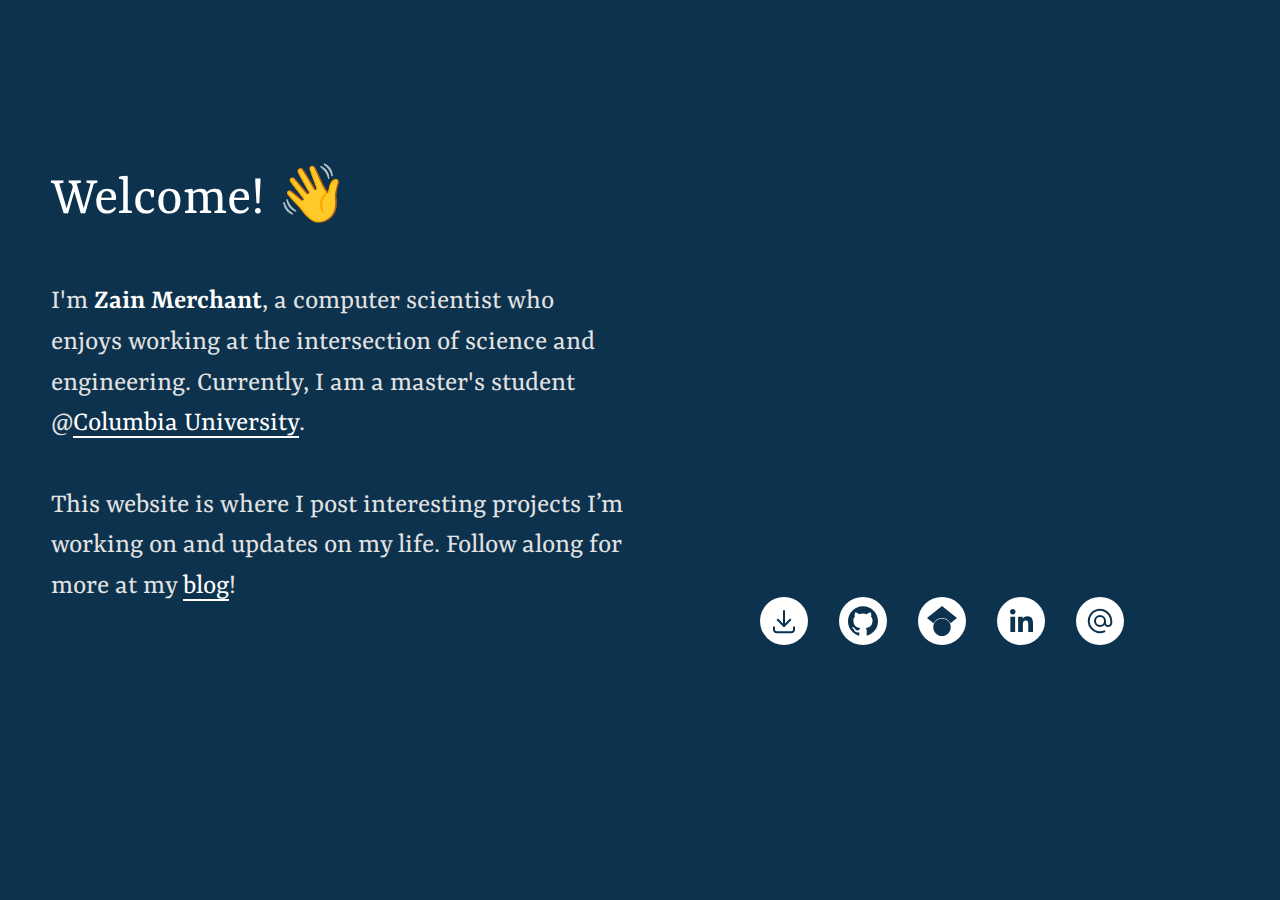
<file: index.html>
<!DOCTYPE html>

<html">
    <head>
        <!-- Meta Tags -->
        <meta charset="utf-8">
        <meta http-equiv="X-UA-Compatible" content="IE=edge">
        <meta name="viewport" content="width=device-width, initial-scale=1, content=en">
        <meta name="description" content="Welcome to Zain Merchant's website.">
        <meta name="author" content="Zain Merchant">

        <!-- Bootstrap + Custom CSS -->
        <link rel="stylesheet" href="https://maxcdn.bootstrapcdn.com/bootstrap/3.4.1/css/bootstrap.min.css">
        <link rel="stylesheet" href="main.css">

        <!-- Favicon -->
        <link rel="shortcut icon" href="favicon.ico" type="image/x-icon" />

        <title>Zain Merchant</title>
    </head>

    <body>
        <div class="row"></div>
            <div class="col-sm-12 greeting">Welcome! 👋</div>
        </div>

        <div class="row">
            <div class="col-sm-6 about">
                </br>I'm <b>Zain Merchant</b>, a computer scientist who enjoys working at the intersection of science 
                and engineering. Currently, I am a master's student @<a href="https://www.columbia.edu/"><u class="transition_after_load">Columbia University</u></a>.</br></br>

                This website is where I post interesting projects I’m working on and updates on my life. 
                Follow along for more at my <a href="blog.html"><u class="transition_after_load">blog</u></a>!
            </div>

            <div class="col-sm-6 navbar">
                <a href="docs/zainmerchant_resume_web.pdf"><img class="navbar-item" src="./images/resume.svg" alt="Resumé"></a>
                <a href="https://github.com/merchantzain"><img class="navbar-item" src="./images/github.svg" alt="GitHub"></a>
                <a href="https://scholar.google.com/citations?user=1TVUdnEAAAAJ&hl=en"><img class="navbar-item" src="./images/scholar.svg" alt="Google Scholar"></a>
                <a href="https://www.linkedin.com/in/merchantzain/"><img class="navbar-item" src="./images/linkedin.svg" alt="LinkedIn"></a>
                <a href="mailto:merchant.zain@outlook.com"><img class="navbar-item navbar-last-item" src="./images/email.svg" alt="Email"></a>
            </div>            
        </div>
    </body>

    <!-- Bootstrap + Custom JavaScript -->
    <script src="https://ajax.googleapis.com/ajax/libs/jquery/3.5.1/jquery.min.js"></script>
    <script src="https://maxcdn.bootstrapcdn.com/bootstrap/3.4.1/js/bootstrap.min.js"></script>
    <script src="./script.js"></script>

    <!-- Google tag (gtag.js) -->
    <script async src="https://www.googletagmanager.com/gtag/js?id=G-M6G9PC5X4R"></script>
    <script>
        window.dataLayer = window.dataLayer || [];
        function gtag(){ dataLayer.push(arguments); }
        gtag('js', new Date());
        gtag('config', 'G-M6G9PC5X4R');
    </script>
</html>
</file>
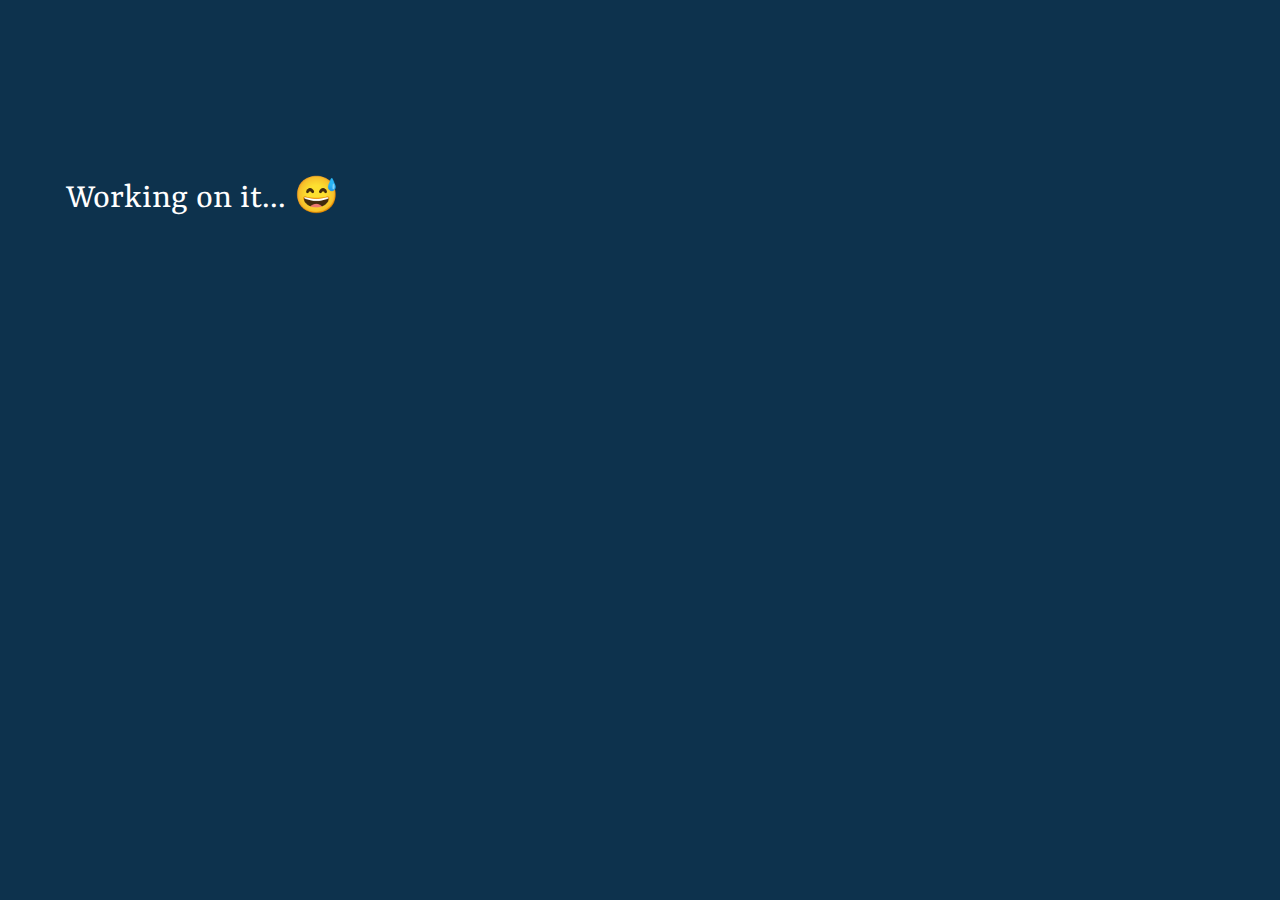
<file: blog.html>
<!DOCTYPE html>

<html">
    <head>
        <!-- Meta Tags -->
        <meta charset="utf-8">
        <meta http-equiv="X-UA-Compatible" content="IE=edge">
        <meta name="viewport" content="width=device-width, initial-scale=1, content=en">
        <meta name="description" content="Zain Merchant's blog.">
        <meta name="author" content="Zain Merchant">

        <!-- Bootstrap + Custom CSS -->
        <link rel="stylesheet" href="https://maxcdn.bootstrapcdn.com/bootstrap/3.4.1/css/bootstrap.min.css">
        <link rel="stylesheet" href="main.css">

        <!-- Favicon -->
        <link rel="shortcut icon" href="favicon.ico" type="image/x-icon" />

        <title>Zain Merchant's Blog</title>
    </head>

    <body>
        <div class="row"></div>
            <div class="col-sm-12"><h1>Working on it... 😅</h1></div>
        </div>
    </body>

    <!-- Bootstrap + Custom JavaScript -->
    <script src="https://ajax.googleapis.com/ajax/libs/jquery/3.5.1/jquery.min.js"></script>
    <script src="https://maxcdn.bootstrapcdn.com/bootstrap/3.4.1/js/bootstrap.min.js"></script>
    <script src="./script.js"></script>
</html>
</file>
<file: main.css>
/* Include custom font */
@font-face {
    font-family: 'Rasa Regular';
    src: url(./fonts/Rasa-Regular.ttf);  
}

@font-face {
    font-family: 'Rasa SemiBold';
    src: url(./fonts/Rasa-SemiBold.ttf);  
}
  
/* Basic design of html elements */
html {
    width: 100vw;
    height: 100vh;
}

body {
    font-family: 'Rasa Regular';
    font-style: normal;
    font-weight: normal;
    line-height: auto;
    display: flex;
    align-items: flex-end;

    background-color: #0D324D;
    color: #FFFFFF;

    padding-top: 12.5%;
    padding-left: 4%;
    padding-right: 4%;
}

b {
    font-family: 'Rasa SemiBold';
    color: #FFFFFF;
}

u {
    color: #FFFFFF;
    text-decoration:none;

    -webkit-transition: all .175s ease-in-out;
    transition: all .175s ease-in-out;

    -webkit-box-shadow:inset 0 -2px 0 #ffffff;
    box-shadow:inset 0 -2px 0 #ffffff
}

u:hover {
    color: #0D324D;

    -webkit-box-shadow:inset 0 -32px 0 0 #ffffff;
    box-shadow:inset 0 -32px 0 0 #ffffff;
}

.transition_after_load {
    -webkit-transition: none !important;
    transition: none !important;
}

.greeting {
    color: #FFFFFF;
    font-size: calc(48px + 1vmin);
    padding: 0 !important;
    margin: 0 !important;
}

.about {
    color: #E2E2E2;
    font-size: calc(24px + .5vmin);
    overflow: auto;
}

.navbar {
    text-align: center;
    white-space: nowrap;
    margin-top: 20%;
    display: None;
    overflow: auto;
}

.navbar-item {
    margin-right: calc(10px + 2vmin);
    padding-bottom: 10px;
    border-bottom: 5px solid #ffffff00;
}

.navbar-item:hover,
.navbar-item:focus {
    border-bottom: 5px solid #ffffff;
}

.navbar-last-item {
    margin-right: 0;
}
</file>
